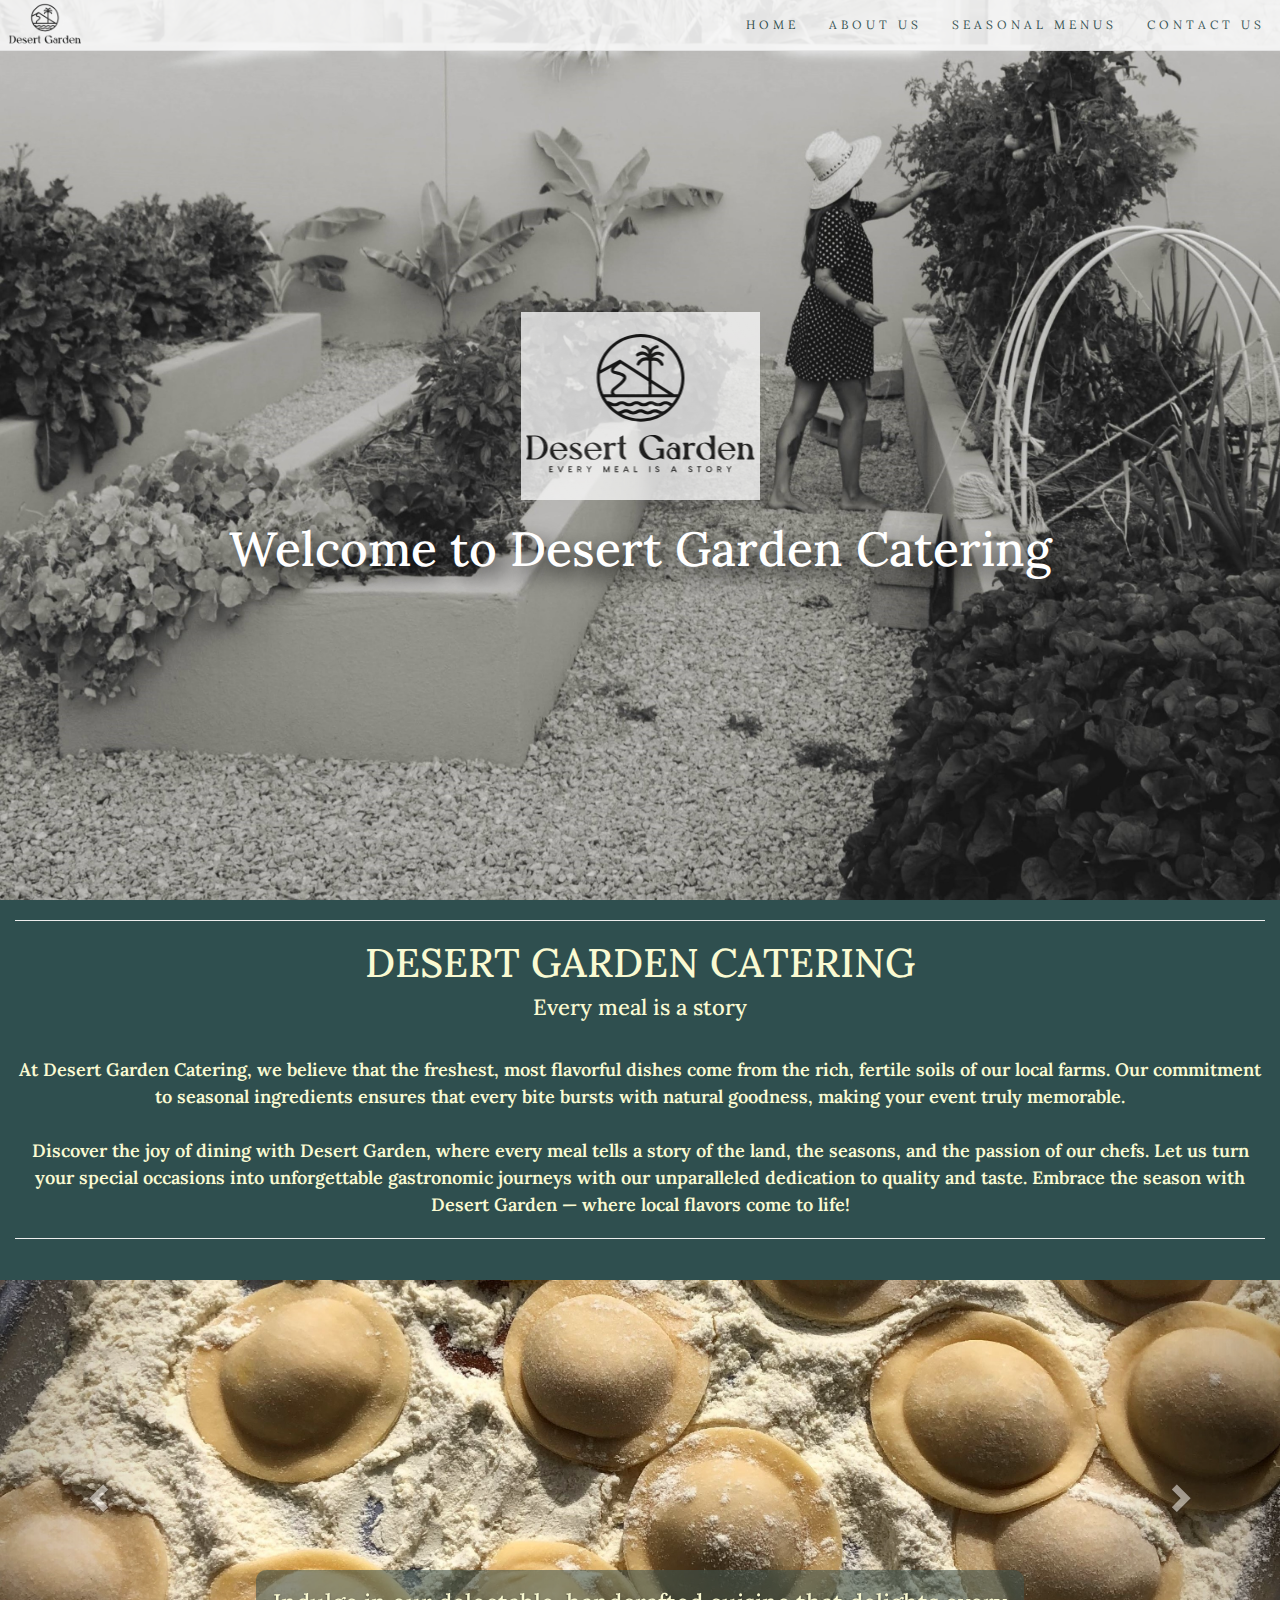
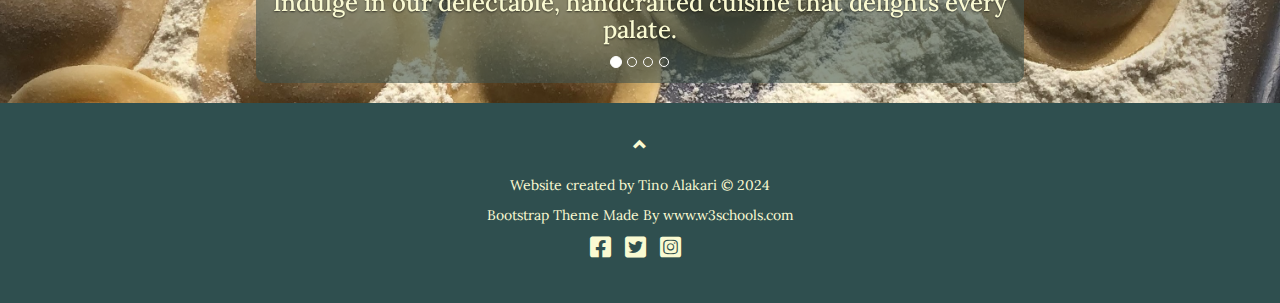
<file: DesertGarden/index.html>
<!DOCTYPE html>
<html lang="en">
<head>
    <meta charset="UTF-8">
    <meta name="viewport" content="width=device-width, initial-scale=1.0">
    <link rel="stylesheet" href="./style.css">
    <link rel="stylesheet" href="https://maxcdn.bootstrapcdn.com/bootstrap/3.4.1/css/bootstrap.min.css">
    <link rel="icon" href="./images/favicon.png" type="image/png">
    <link rel="stylesheet" href="https://cdnjs.cloudflare.com/ajax/libs/font-awesome/5.15.4/css/all.min.css">
    <script src="https://ajax.googleapis.com/ajax/libs/jquery/3.5.1/jquery.min.js"></script>
    <script src="https://maxcdn.bootstrapcdn.com/bootstrap/3.4.1/js/bootstrap.min.js"></script>
    <link rel="preconnect" href="https://fonts.googleapis.com">
    <link rel="preconnect" href="https://fonts.gstatic.com" crossorigin>
    <link href="https://fonts.googleapis.com/css2?family=Lora:ital,wght@0,400..700;1,400..700&display=swap" rel="stylesheet">
    <title>Home - Desert Garden</title>
</head>
<body>
    <nav class="navbar navbar-default navbar-fixed-top"> <!-- Navbar -->
        <div class="container-fluid">
            <div class="navbar-header">
                <button type="button" class="navbar-toggle" data-toggle="collapse" data-target="#myNavbar">
                    <span class="icon-bar"></span>
                    <span class="icon-bar"></span>
                    <span class="icon-bar"></span>
                </button>
                <a class="navbar-brand" href="./index.html"><img id="Logo-banner" src="./images/logo_navbar.png" alt="Desert Garden logo"></a>
            </div>
            <div class="collapse navbar-collapse" id="myNavbar">
                <ul class="nav navbar-nav navbar-right">
                    <li><a href="./index.html">HOME</a></li>
                    <li><a href="./aboutus.html">ABOUT US</a></li>
                    <li><a href="./menus.html">SEASONAL MENUS</a></li>
                    <li><a href="./contact.html">CONTACT US</a></li>
                </ul>
            </div>
        </div>
    </nav>

    <div class="container-fluid introduction text-center">
        <img src="./images/logo_banner.png" alt="Desert Garden logo">
        <h3>Welcome to Desert Garden Catering</h3>
    </div>
  
    <div class="container-fluid text-center intro-text"> <!-- Introduction -->
        <hr><h3>DESERT GARDEN CATERING<br></h3>
        <h4>Every meal is a story</h4>
        <p><br>
            At Desert Garden Catering, we believe that the freshest, most flavorful dishes come from the rich, fertile soils of our local farms.
            Our commitment to seasonal ingredients ensures that every bite bursts with natural goodness, making your event truly memorable. <br><br>
            Discover the joy of dining with Desert Garden, where every meal tells a story of the land, the seasons, and the passion of our chefs.
            Let us turn your special occasions into unforgettable gastronomic journeys with our unparalleled dedication to quality and taste.
            Embrace the season with Desert Garden — where local flavors come to life!
        </p><hr><br>
    </div>

    <div id="myCarousel" class="carousel slide" data-ride="carousel"> <!-- Image Carousel -->
        <!-- Indicators -->
         <ol class="carousel-indicators">
            <li data-target="#myCarousel" data-slide-to="0" class="active"></li>
            <li data-target="#myCarousel" data-slide-to="1"></li>
            <li data-target="#myCarousel" data-slide-to="2"></li>
            <li data-target="#myCarousel" data-slide-to="3"></li>
         </ol>

         <!-- Wrapper for slides -->
          <div class="carousel-inner" role="listbox">
            <div class="item active">
                <img src="./images/ravioli2.jpg" alt="Tray of ravioli">
                <div class="carousel-caption">
                    <h3>Indulge in our delectable, handcrafted cuisine that delights every palate.</h3>
                </div>
            </div>

            <div class="item">
                <img src="./images/foccaccia.jpg" alt="Focaccia">
                <div class="carousel-caption">
                    <h3>Experience the artistry of our freshly baked breads and pastries.</h3>
                </div>
            </div>

            <div class="item">
                <img src="./images/harvest.jpg" alt="Harvest from the garden">
                <div class="carousel-caption">
                    <h3>A vibrant array of farm-fresh vegetables and fruits artfully arranged to highlight the bounty of each season.</h3>
                </div>
            </div>
                

            <div class="item">
                <img src="./images/soup.jpg" alt="Soup and fresh bread">
                <div class="carousel-caption">
                    <h3>Warm your soul with our comforting, hearty dishes.</h3>
                </div>
            </div>
          </div>

          <!-- Left and right controls -->
           <a class="left carousel-control" href="#myCarousel" role="button" data-slide="prev">
                <span class="glyphicon glyphicon-chevron-left" aria-hidden="true"></span>
                <span class="sr-only">Previous</span>
           </a>
           <a class="right carousel-control" href="#myCarousel" role="button" data-slide="next">
            <span class="glyphicon glyphicon-chevron-right" aria-hidden="true"></span>
            <span class="sr-only">Next</span>
       </a>
    </div>

    <footer class="text-center"> <!-- Footer -->
        <a class="up-arrow" href="./index.html" data-toggle="tooltip" title="TO TOP">
            <span class="glyphicon glyphicon-chevron-up"></span>
        </a><br><br>
        <p>Website created by Tino Alakari &copy; 2024</p>
        <p>Bootstrap Theme Made By <a href="https://www.w3schools.com" data-toggle="tooltip" title="Visit w3schools">www.w3schools.com</a></p>
        <p>
            <a href="https://www.facebook.com" target="_blank"><i class="fab fa-facebook-square"></i></a>
            <a href="https://www.twitter.com" target="_blank"><i class="fab fa-twitter-square"></i></a>
            <a href="https://www.instagram.com" target="_blank"><i class="fab fa-instagram-square"></i></a>
        </p>
    </footer>
    
    <button id="scrollToTopBtn" title="Go to top">Top</button>
    
    <script src="scrollToTop.js"></script>
</body>
</html>
</file>
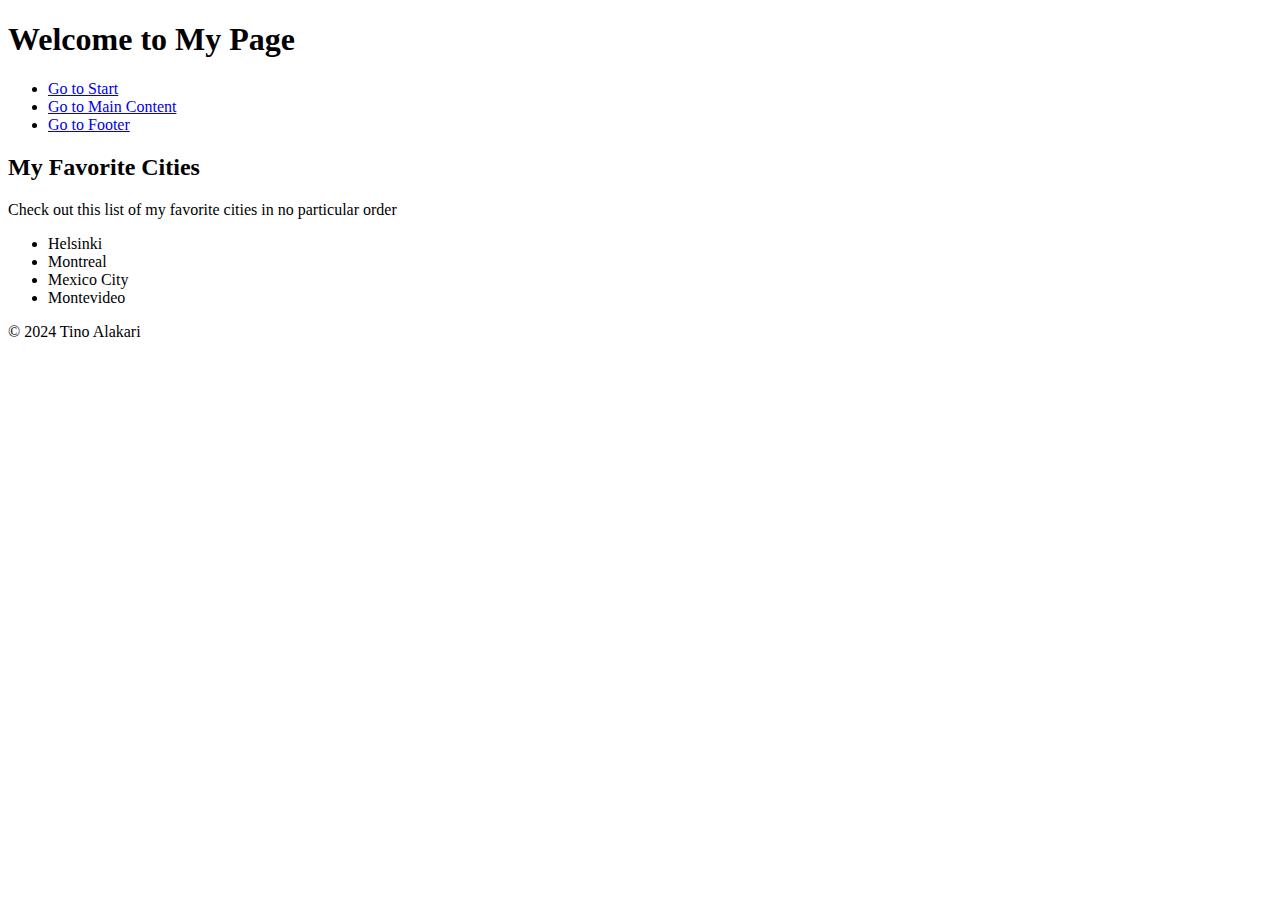
<file: HTML_Basics_Assignment/index.html>
<!DOCTYPE html>
<html lang="en">
<head>
    <meta charset="UTF-8">
    <meta name="viewport" content="width=device-width, initial-scale=1.0">
    <title>My Favorite Cities</title>
</head>
<body>
    <header>
        <h1 id="start">Welcome to My Page</h1>
    </header>

    <nav>
        <ul>
            <li><a href="#start">Go to Start</a></li>
            <li><a href="#main-content">Go to Main Content</a></li>
            <li><a href="#footer">Go to Footer</a></li>
        </ul>
    </nav>

    <main id="main-content">
        <h2>My Favorite Cities</h2>
        <p>Check out this list of my favorite cities in no particular order</p>

        <ul>
            <li>Helsinki</li>
            <li>Montreal</li>
            <li>Mexico City</li>
            <li>Montevideo</li>
        </ul>
    </main>

    <footer id="footer">
        <p>&copy; 2024 Tino Alakari</p>
    </footer>
</body>
</html>
</file>
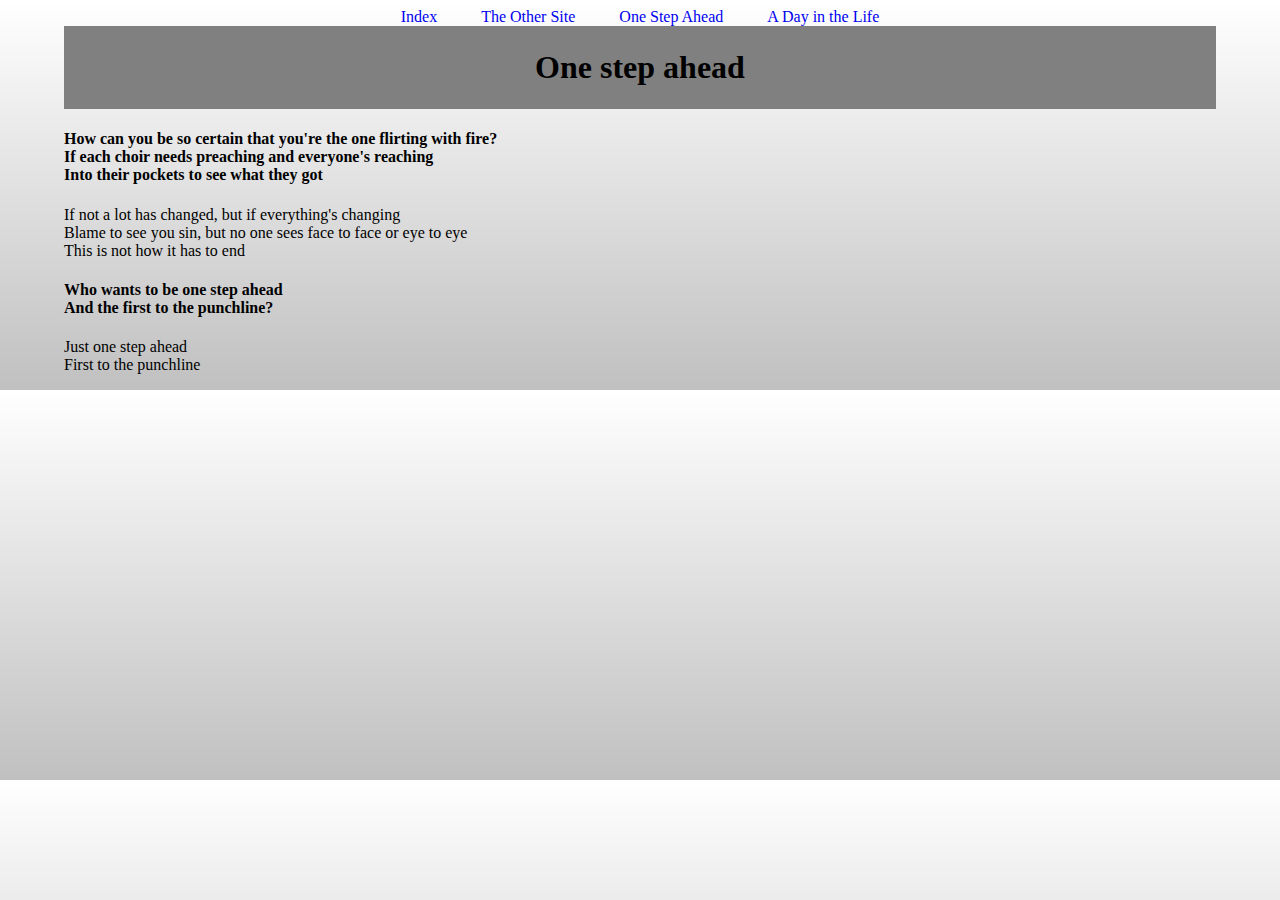
<file: CSS_Basics_Assignment/onestepahead.html>
<!DOCTYPE html>
<html lang="en">
<head>
    <link href="./style.css" rel="stylesheet" type="text/css" >
    <meta charset="UTF-8">
    <meta name="viewport" content="width=device-width, initial-scale=1.0">
    <title>One step ahead</title>
</head>
<body>
    <nav id="main-navbar">
        <li><a href="index.html">Index</a></li>
        <li><a href="theothersite.html">The Other Site</a></li>
        <li><a href="onestepahead.html">One Step Ahead</a></li>
        <li><a href="third.html">A Day in the Life</a></li>
    </nav>
    <div id="header">
        <h1>One step ahead</h1>
    </div>
    
    <div id="section">
        <h4>How can you be so certain that you're the one flirting with fire?<br>If each choir needs preaching and everyone's reaching <br> Into their pockets to see what they got</h4>
        <p>If not a lot has changed, but if everything's changing<br>Blame to see you sin, but no one sees face to face or eye to eye<br>This is not how it has to end</p>
    </div>
    <div id="aside">
        <h4>Who wants to be one step ahead<br>And the first to the punchline?</h4>
        <p>Just one step ahead<br>First to the punchline</p>
    </div>
</body>
</html>
</file>
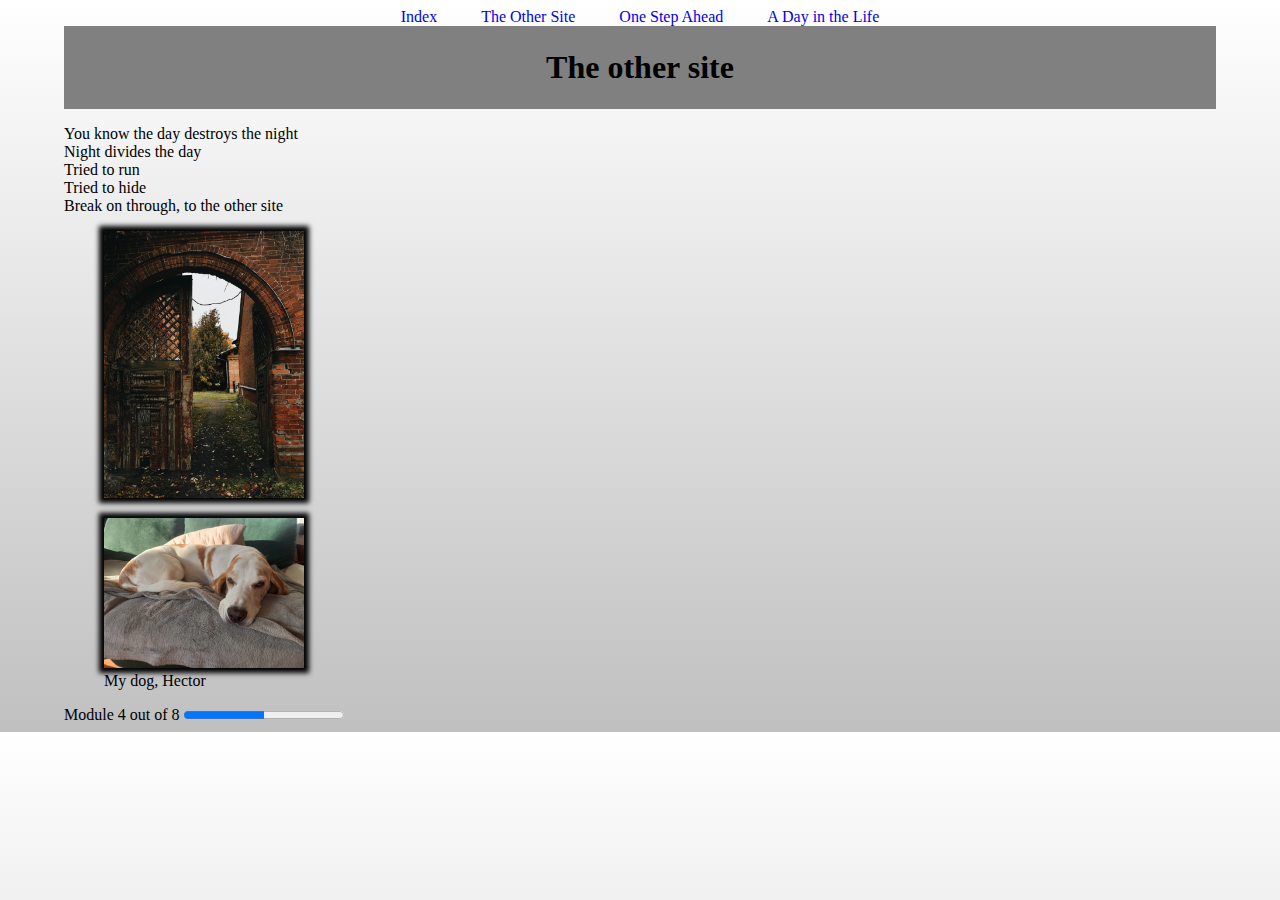
<file: CSS_Basics_Assignment/theothersite.html>
<!DOCTYPE html>
<html lang="en">
<head>
    <link rel="stylesheet" type="text/css" href="./style.css">
    <meta charset="UTF-8">
    <meta name="viewport" content="width=device-width, initial-scale=1.0">
    <title>To the Other Site</title>
</head>
<body>
    <nav id="main-navbar">
        <li><a href="index.html">Index</a></li>
        <li><a href="theothersite.html">The Other Site</a></li>
        <li><a href="onestepahead.html">One Step Ahead</a></li>
        <li><a href="third.html">A Day in the Life</a></li>
    </nav>
    </nav>
    <h1>The other site</h1>
    <p>You know the day destroys the night<br>Night divides the day<br>Tried to run<br>Tried to hide<br>Break on through, to the other site</p>
    <img id="gate" src="media/images/gate.jpg" alt="Picture of a gate to the other site">
    <figure>
        <img src="media/images/hector.jpg" alt="Picture of Hector">
        <figcaption>My dog, Hector</figcaption>
    </figure>
    <label for="module-progress">Module 4 out of 8</label>
    <progress id="module-progress" value="4" max="8"> 50% </progress>
</body>
</html>
</file>
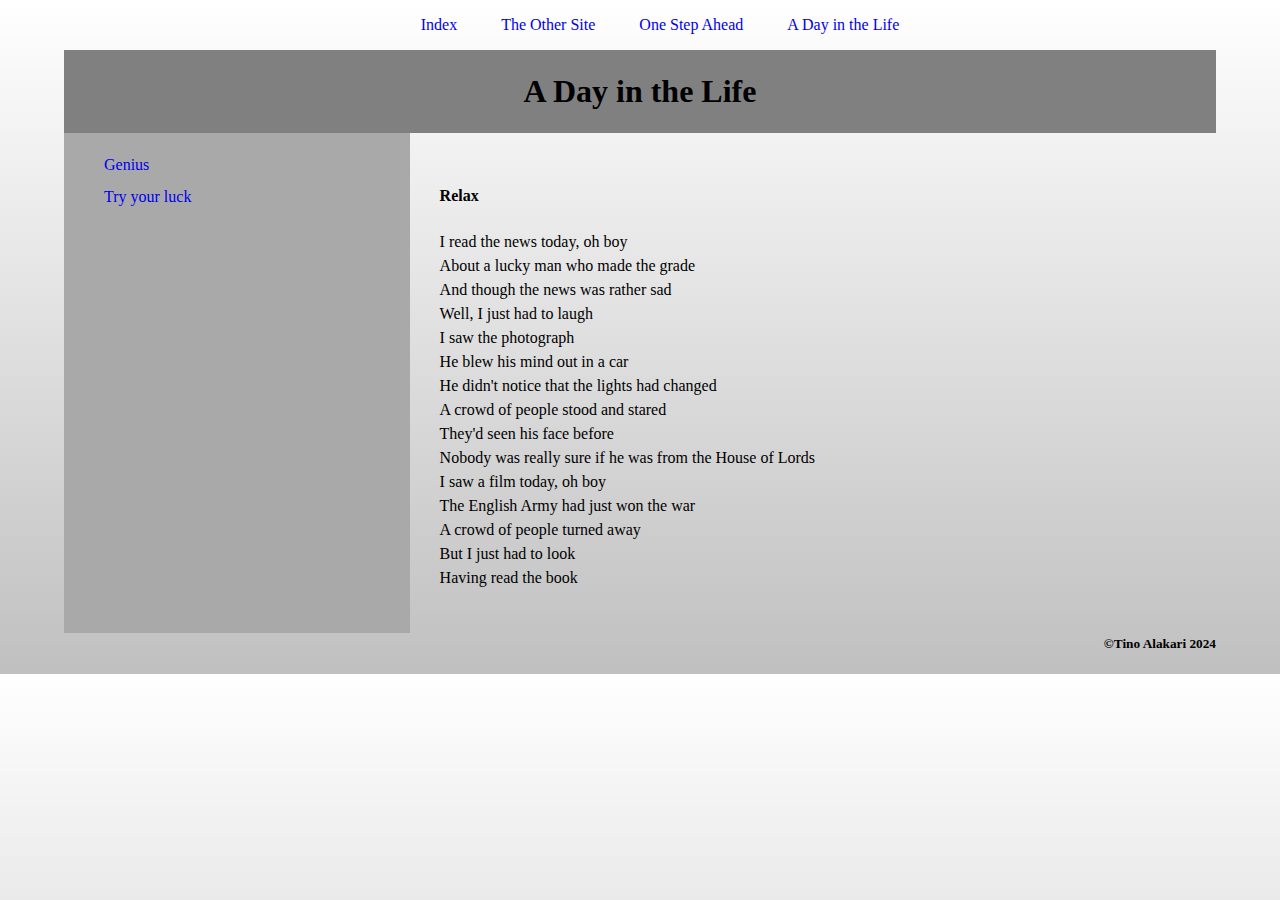
<file: CSS_Basics_Assignment/third.html>
<!DOCTYPE html>
<html lang="en">
<head>
    <link rel="stylesheet" type="text/css" href="./style.css">
    <meta charset="UTF-8">
    <meta name="viewport" content="width=device-width, initial-scale=1.0">
    <title>CSS Basics Assignment</title>
</head>
<body>
    <nav id="main-navbar">
        <ul>
            <li><a href="index.html">Index</a></li>
            <li><a href="theothersite.html">The Other Site</a></li>
            <li><a href="onestepahead.html">One Step Ahead</a></li>
            <li><a href="third.html">A Day in the Life</a></li>
        </ul>
    </nav>

    <header>
        <h1>A Day in the Life</h1>
    </header>

    <nav id="vertical-navbar">
        <ul>
            <li><a href="https://genius.com/The-beatles-a-day-in-the-life-lyrics" target="_blank">Genius</a></li>
            <li><a href="https://theuselessweb.com/" target="_blank">Try your luck</a></li>
        </ul>
    </nav>
    
    <section id="main">
        <h4>Relax</h4>
        <p>I read the news today, oh boy<br>
            About a lucky man who made the grade<br>
            And though the news was rather sad<br>
            Well, I just had to laugh<br>
            I saw the photograph<br>
            He blew his mind out in a car<br>
            He didn't notice that the lights had changed<br>
            A crowd of people stood and stared<br>
            They'd seen his face before<br>
            Nobody was really sure if he was from the House of Lords<br>
            I saw a film today, oh boy<br>
            The English Army had just won the war<br>
            A crowd of people turned away<br>
            But I just had to look<br>
            Having read the book
        </p>
    </section>

    <footer>
        <h5>&copy;Tino Alakari 2024</h5>
    </footer>

</body>
</html>
</file>
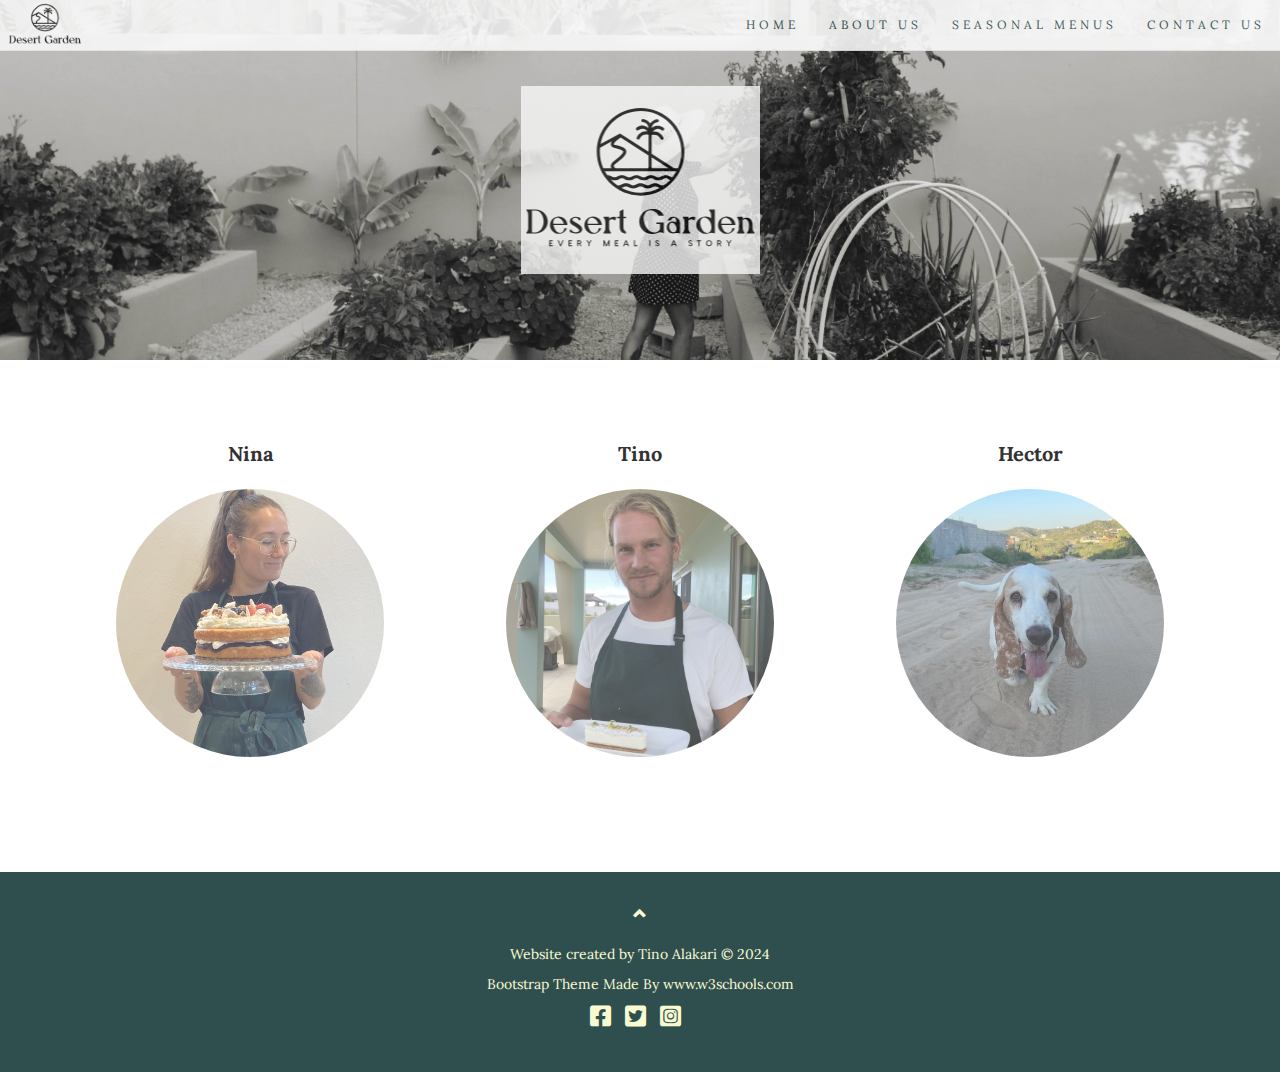
<file: DesertGarden/aboutus.html>
<!DOCTYPE html>
<html lang="en">
<head>
    <meta charset="UTF-8">
    <meta name="viewport" content="width=device-width, initial-scale=1.0">
    <link rel="stylesheet" href="./style.css">
    <link rel="stylesheet" href="https://maxcdn.bootstrapcdn.com/bootstrap/3.4.1/css/bootstrap.min.css">
    <link rel="icon" href="./images/favicon.png" type="image/png">
    <link rel="stylesheet" href="https://cdnjs.cloudflare.com/ajax/libs/font-awesome/5.15.4/css/all.min.css">
    <script src="https://ajax.googleapis.com/ajax/libs/jquery/3.5.1/jquery.min.js"></script>
    <script src="https://maxcdn.bootstrapcdn.com/bootstrap/3.4.1/js/bootstrap.min.js"></script>
    <link rel="preconnect" href="https://fonts.googleapis.com">
    <link rel="preconnect" href="https://fonts.gstatic.com" crossorigin>
    <link href="https://fonts.googleapis.com/css2?family=Lora:ital,wght@0,400..700;1,400..700&display=swap" rel="stylesheet">
    <title>About Our Team - Desert Garden</title>
</head>
<body>
    <nav class="navbar navbar-default navbar-fixed-top"> <!-- Navbar -->
        <div class="container-fluid">
            <div class="navbar-header">
                <button type="button" class="navbar-toggle" data-toggle="collapse" data-target="#myNavbar">
                    <span class="icon-bar"></span>
                    <span class="icon-bar"></span>
                    <span class="icon-bar"></span>
                </button>
                <a class="navbar-brand" href="./index.html"><img id="Logo-banner" src="./images/logo_navbar.png" alt="Desert Garden logo"></a>
            </div>
            <div class="collapse navbar-collapse" id="myNavbar">
                <ul class="nav navbar-nav navbar-right">
                    <li><a href="./index.html">HOME</a></li>
                    <li><a href="./aboutus.html">ABOUT US</a></li>
                    <li><a href="./menus.html">SEASONAL MENUS</a></li>
                    <li><a href="./contact.html">CONTACT US</a></li>
                </ul>
            </div>
        </div>
    </nav>

    <div class="container-fluid intro text-center">
        <img src="./images/logo_banner.png" alt="Desert Garden logo">
    </div>

    <div class="container text-center">
        <div class="row aboutus">
            <div class="col-sm-4">
                <p><strong>Nina</strong></p>
                <a href="#demo" data-toggle="collapse">
                    <img src="./images/nina_cake.jpg" class="img-circle staff" alt="Nina, Head Chef">
                </a>
                <div id="demo" class="collapse">
                    <p>CEO / Chef de Cuisine</p>
                    <p>Favorite food: Pasta!</p>
                    <p>Founder and creative genius</p>
                </div>
            </div>
            <div class="col-sm-4">
                <p><strong>Tino</strong></p>
                <a href="#demo2" data-toggle="collapse">
                    <img src="./images/tino_model.jpg" class="img-circle staff" alt="Tino, Sous Chef">
                </a>
                <div id="demo2" class="collapse">
                    <p>Sous Chef / Patissier</p>
                    <p>Favorite food: Poutine</p>
                    <p>Baker and soul surfer</p>
                </div>
            </div>
            <div class="col-sm-4">
                <p><strong>Hector</strong></p>
                <a href="#demo3" data-toggle="collapse">
                    <img src="./images/hector_smile.jpg" class="img-circle staff" alt="Hector, Quality Control">
                </a>
                <div id="demo3" class="collapse">
                    <p>Vacuum Cleaner / Quality Control</p>
                    <p>Favorite food: Grilled Cheese</p>
                    <p>Gets in the way and cleans up the crumbs</p>
                </div>
            </div>
        </div>
    </div>
    
    <footer class="text-center"> <!-- Footer -->
        <a class="up-arrow" href="./aboutus.html" data-toggle="tooltip" title="TO TOP">
            <span class="glyphicon glyphicon-chevron-up"></span>
        </a><br><br>
        <p>Website created by Tino Alakari &copy; 2024</p>
        <p>Bootstrap Theme Made By <a href="https://www.w3schools.com" data-toggle="tooltip" title="Visit w3schools">www.w3schools.com</a></p>
        <p>
            <a href="https://www.facebook.com" target="_blank"><i class="fab fa-facebook-square"></i></a>
            <a href="https://www.twitter.com" target="_blank"><i class="fab fa-twitter-square"></i></a>
            <a href="https://www.instagram.com" target="_blank"><i class="fab fa-instagram-square"></i></a>
        </p>
    </footer>

    <button id="scrollToTopBtn" title="Go to top">Top</button>
    
    <script src="scrollToTop.js"></script>

</body>
</html>
</file>
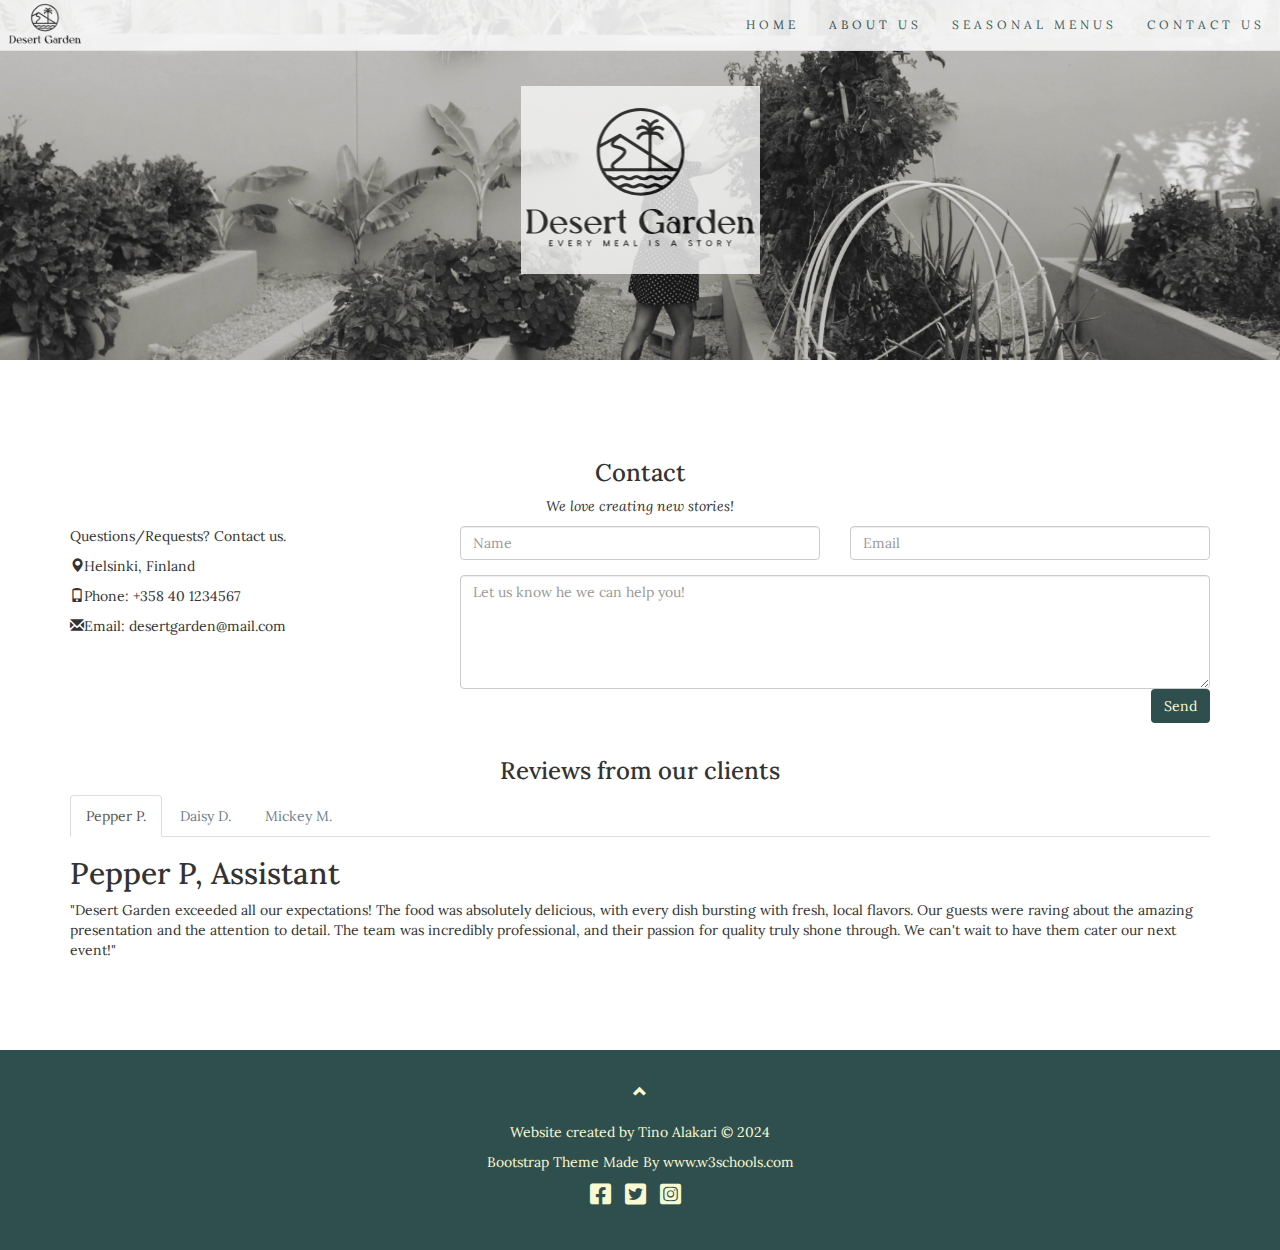
<file: DesertGarden/contact.html>
<!DOCTYPE html>
<html lang="en">
<head>
    <meta charset="UTF-8">
    <meta name="viewport" content="width=device-width, initial-scale=1.0">
    <link rel="stylesheet" href="./style.css">
    <link rel="stylesheet" href="https://maxcdn.bootstrapcdn.com/bootstrap/3.4.1/css/bootstrap.min.css">
    <link rel="icon" href="./images/favicon.png" type="image/png">
    <link rel="stylesheet" href="https://cdnjs.cloudflare.com/ajax/libs/font-awesome/5.15.4/css/all.min.css">
    <script src="https://ajax.googleapis.com/ajax/libs/jquery/3.5.1/jquery.min.js"></script>
    <script src="https://maxcdn.bootstrapcdn.com/bootstrap/3.4.1/js/bootstrap.min.js"></script>
    <link rel="preconnect" href="https://fonts.googleapis.com">
    <link rel="preconnect" href="https://fonts.gstatic.com" crossorigin>
    <link href="https://fonts.googleapis.com/css2?family=Lora:ital,wght@0,400..700;1,400..700&display=swap" rel="stylesheet">
    <title>Contact Us! - Desert Garden</title>
</head>
<body>
    <nav class="navbar navbar-default navbar-fixed-top"> <!-- Navbar -->
        <div class="container-fluid">
            <div class="navbar-header">
                <button type="button" class="navbar-toggle" data-toggle="collapse" data-target="#myNavbar">
                    <span class="icon-bar"></span>
                    <span class="icon-bar"></span>
                    <span class="icon-bar"></span>
                </button>
                <a class="navbar-brand" href="./index.html"><img id="Logo-banner" src="./images/logo_navbar.png" alt="Desert Garden logo"></a>
            </div>
            <div class="collapse navbar-collapse" id="myNavbar">
                <ul class="nav navbar-nav navbar-right">
                    <li><a href="./index.html">HOME</a></li>
                    <li><a href="./aboutus.html">ABOUT US</a></li>
                    <li><a href="./menus.html">SEASONAL MENUS</a></li>
                    <li><a href="./contact.html">CONTACT US</a></li>
                </ul>
            </div>
        </div>
    </nav>

    <div class="container-fluid intro text-center">
        <img src="./images/logo_banner.png" alt="Desert Garden logo">
    </div>

    <div class="container"> <!-- Contact Form -->
        <h3 class="text-center">Contact</h3>
        <p class="text-center"><em>We love creating new stories!</em></p>
        <div class="row test">
            <div class="col-md-4">
                <p>Questions/Requests? Contact us.</p>
                <p><span class="glyphicon glyphicon-map-marker"></span>Helsinki, Finland</p>
                <p><span class="glyphicon glyphicon-phone"></span>Phone: +358 40 1234567</p>
                <p><span class="glyphicon glyphicon-envelope"></span>Email: desertgarden@mail.com</p>
            </div>
            <div class="col-md-8">
                <form id="contactForm" novalidate>
                <div class="row">
                    <div class="col-sm-6 form-group">
                        <input class="form-control" id="name" name="name" placeholder="Name" type="text" required>
                    </div>
                    <div class="col-sm-6 form group">
                        <input class="form-control" id="email" name="email" placeholder="Email" type="email" required>
                    </div>
                </div>
                <textarea class="form-control" id="comments" name="comments" placeholder="Let us know he we can help you!" rows="5"></textarea>
                <div class="row">
                    <div class="col-md-12 form-group">
                        <button class="btn pull-right" type="submit">Send</button>
                    </div>
                </div>
                </form>
            </div>
        </div>
        <h3 class="text-center">Reviews from our clients</h3>
        <ul class="nav nav-tabs">
            <li class="active"><a data-toggle="tab" href="#home">Pepper P.</a></li>
            <li><a data-toggle="tab" href="#review1">Daisy D.</a></li>
            <li><a data-toggle="tab" href="#review2">Mickey M.</a></li>
        </ul>
        <div class="tab-content">
            <div id="home" class="tab-pane fade in active">
                <h2>Pepper P, Assistant</h2>
                <p>"Desert Garden exceeded all our expectations! The food was absolutely delicious, with every dish bursting with fresh, local flavors. Our guests were raving about the amazing presentation and the attention to detail. The team was incredibly professional, and their passion for quality truly shone through. We can't wait to have them cater our next event!"</p>
            </div>
            <div id="review1" class="tab-pane fade">
                <h2>Daisy D, Actress</h2>
                <p>"We chose Desert Garden for our wedding, and it was the best decision we made. The menu they crafted was perfectly tailored to our tastes and the season, and the execution was flawless. Our guests were blown away by the delicious food and the beautiful setup. The staff went above and beyond to ensure everything was perfect. Highly recommend!"</p>
            </div>
            <div id="review2" class="tab-pane fade">
                <h2>Mickey M, CEO</h2>
                <p>"Desert Garden's catering service made our corporate event a huge success. The dishes were not only exquisite in flavor but also showcased the best of local produce. The team was a pleasure to work with, accommodating all our requests with ease. Our clients and employees were thoroughly impressed, and we received countless compliments on the food. Desert Garden is a true gem in the catering world!"</p>
            </div>
        </div>
    </div>

    <footer class="text-center"> <!-- Footer -->
        <a class="up-arrow" href="./contact.html" data-toggle="tooltip" title="TO TOP">
            <span class="glyphicon glyphicon-chevron-up"></span>
        </a><br><br>
        <p>Website created by Tino Alakari &copy; 2024</p>
        <p>Bootstrap Theme Made By <a href="https://www.w3schools.com" data-toggle="tooltip" title="Visit w3schools">www.w3schools.com</a></p>
        <p>
            <a href="https://www.facebook.com" target="_blank"><i class="fab fa-facebook-square"></i></a>
            <a href="https://www.twitter.com" target="_blank"><i class="fab fa-twitter-square"></i></a>
            <a href="https://www.instagram.com" target="_blank"><i class="fab fa-instagram-square"></i></a>
        </p>
    </footer>

    <button id="scrollToTopBtn" title="Go to top">Top</button>
    
    <script src="scrollToTop.js"></script>

    <script src="formValidation.js"></script>
</body>
</html>
</file>
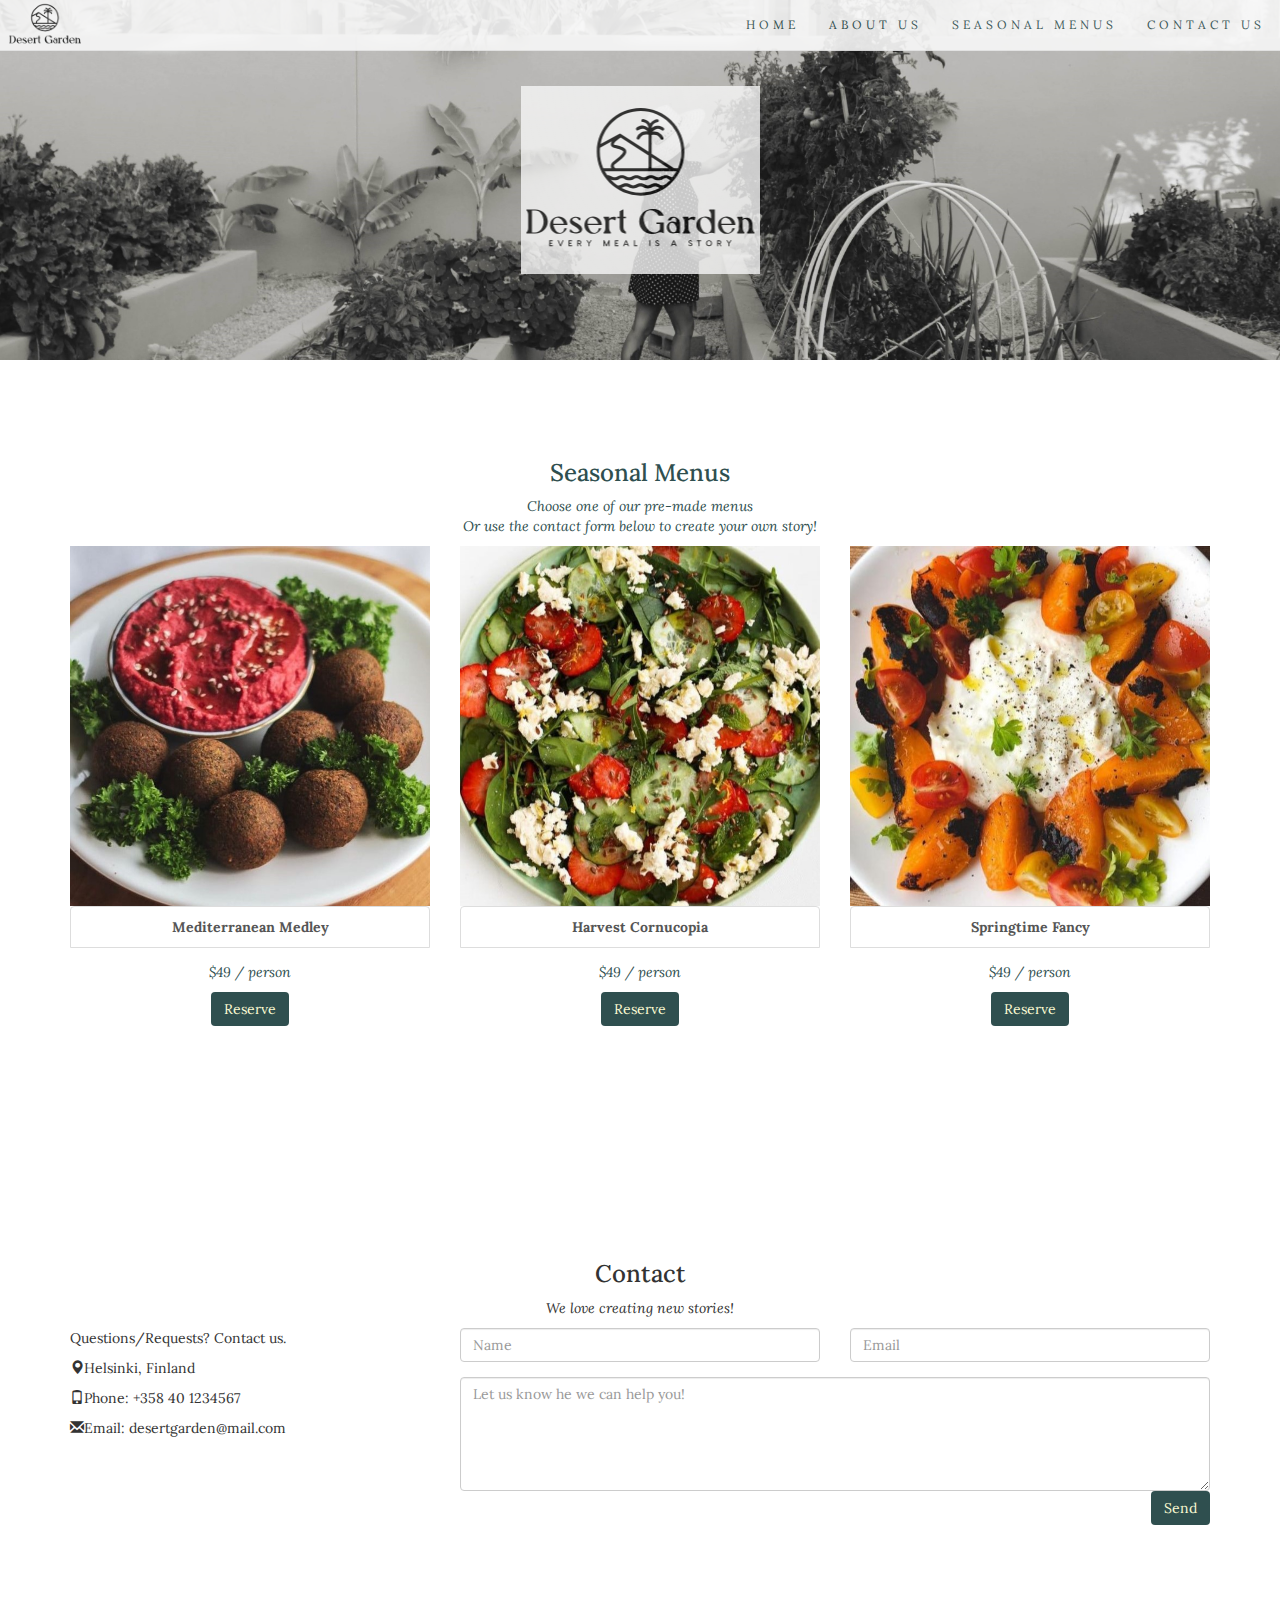
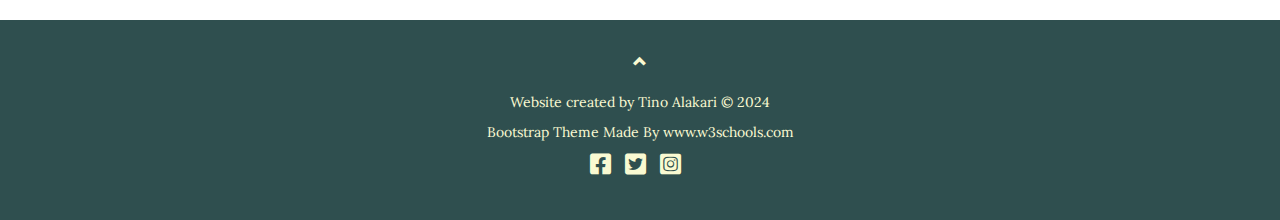
<file: DesertGarden/menus.html>
<!DOCTYPE html>
<html lang="en">
<head>
    <meta charset="UTF-8">
    <meta name="viewport" content="width=device-width, initial-scale=1.0">
    <link rel="stylesheet" href="./style.css">
    <link rel="stylesheet" href="https://maxcdn.bootstrapcdn.com/bootstrap/3.4.1/css/bootstrap.min.css">
    <link rel="icon" href="./images/favicon.png" type="image/png">
    <link rel="stylesheet" href="https://cdnjs.cloudflare.com/ajax/libs/font-awesome/5.15.4/css/all.min.css">
    <script src="https://ajax.googleapis.com/ajax/libs/jquery/3.5.1/jquery.min.js"></script>
    <script src="https://maxcdn.bootstrapcdn.com/bootstrap/3.4.1/js/bootstrap.min.js"></script>
    <link rel="preconnect" href="https://fonts.googleapis.com">
    <link rel="preconnect" href="https://fonts.gstatic.com" crossorigin>
    <link href="https://fonts.googleapis.com/css2?family=Lora:ital,wght@0,400..700;1,400..700&display=swap" rel="stylesheet">
    <title>Seasonal Menus - Desert Garden</title>
</head>
<body>
    <nav class="navbar navbar-default navbar-fixed-top"> <!-- Navbar -->
        <div class="container-fluid">
            <div class="navbar-header">
                <button type="button" class="navbar-toggle" data-toggle="collapse" data-target="#myNavbar">
                    <span class="icon-bar"></span>
                    <span class="icon-bar"></span>
                    <span class="icon-bar"></span>
                </button>
                <a class="navbar-brand" href="./index.html"><img id="Logo-banner" src="./images/logo_navbar.png" alt="Desert Garden logo"></a>
            </div>
            <div class="collapse navbar-collapse" id="myNavbar">
                <ul class="nav navbar-nav navbar-right">
                    <li><a href="./index.html">HOME</a></li>
                    <li><a href="./aboutus.html">ABOUT US</a></li>
                    <li><a href="./menus.html">SEASONAL MENUS</a></li>
                    <li><a href="./contact.html">CONTACT US</a></li>
                </ul>
            </div>
        </div>
    </nav>

    <div class="container-fluid intro text-center">
        <img src="./images/logo_banner.png" alt="Desert Garden logo">
    </div>
    <div class="bg-1"> <!-- Menus -->
        <div class="container">
            <h3 class="text-center">Seasonal Menus</h3>
            <p class="text-center">Choose one of our pre-made menus<br>
                Or use the contact form below to create your own story!</p>
            <div class="row text-center"> <!-- Booking -->
                <div class="col-sm-4">
                    <div class="thumbnail">
                        <img src="./images/falafel.jpg" alt="Plate of Falafel and Hummus">
                        <div class="list-group text-center">    
                            <a href="#menu" class="list-group-item" data-toggle="collapse"><strong>Mediterranean Medley</strong></a>
                            <div id="menu" class="collapse">
                                <p>Beetroot Hummus</p>
                                <p>Baba Ganoush</p>
                                <p>Falafel & Tzatziki</p>
                                <p>Roasted Potatoes</p>
                            </div>
                            <p>$49 / person</p>
                            <button class="btn" data-toggle="modal" data-target="#myModal">Reserve</button>
                        </div>
                    </div>
                </div>
                <div class="col-sm-4">
                    <div class="thumbnail">
                        <img src="./images/salad.jpg" alt="Green Goddess Salad">
                        <div class="list-group text-center">
                            <a href="#menu1" class="list-group-item" data-toggle="collapse"><strong>Harvest Cornucopia</strong></a>
                            <div id="menu1" class="collapse">
                                <p>Roasted Cauliflower & Brown Butter Hollandaise</p>
                                <p>Tomato Tartar</p>
                                <p>Green Goddess Salad</p>
                                <p>Charcuterie</p>
                            </div>
                            <p>$49 / person</p>
                            <button class="btn" data-toggle="modal" data-target="#myModal">Reserve</button>
                        </div>
                    </div>
                </div>
                <div class="col-sm-4">
                    <div class="thumbnail">
                        <img src="./images/burrata.jpg" alt="Burrata & Peaches">
                        <div class="list-group text-center">
                            <a href="#menu2" class="list-group-item" data-toggle="collapse"><strong>Springtime Fancy</strong></a>
                            <div id="menu2" class="collapse">
                                <p>Seabass Crudo</p>
                                <p>Coconut Shrimp</p>
                                <p>Grilled Zesty Asparagus</p>
                                <p>Burrata, Peaches & Cherry Tomatoes</p>
                            </div>
                            <p>$49 / person</p>
                            <button class="btn" data-toggle="modal" data-target="#myModal">Reserve</button>
                        </div>
                    </div>
                </div>
            </div>
            <div class="modal fade" id="myModal" role="dialog"> <!-- Modal-->
                <div class="modal-dialog">
                    <div class="modal-content"> <!-- Modal Content-->
                        <div class="modal-header">
                            <button type="button" class="close" data-dismiss="modal">&times;</button>
                            <h4><span class="glyphicon glyphicon-lock"></span>Book Event</h4>
                        </div>
                        <div class="modal-body">
                            <form>
                                <div class="form-group">
                                    <label for="psw"><span class="glyphicon glyphicon-glass"></span>Reservation, $49 per person</label>
                                    <input type="number" class="form-control" id="psw" placeholder="Amount of guests?">
                                </div>
                                <div class="form-group">
                                    <label for="username"><span class="glyphicon glyphicon-envelope"></span>Contact E-mail</label>
                                    <input type="email" class="form-control" id="username" placeholder="example@email.com" required>
                                </div>
                                <button type="submit" class="btn btn-block">Reserve
                                    <span class="glyphicon glyphicon-ok"></span>
                                </button>
                            </form>
                        </div>
                        <div class="modal-footer">
                            <button type="submit" class="btn btn-danger btn-default pull-left" data-dismiss="modal">
                                <span class="glyphicon glyphicon-remove"></span>Cancel
                            </button>
                            <p>Need <a href="#contact-form">Help?</a></p>
                        </div>
                    </div>
                </div>
            </div>
        </div>
    </div>

    <div class="container" id="contact-form"> <!-- Contact Form -->
        <h3 class="text-center">Contact</h3>
        <p class="text-center"><em>We love creating new stories!</em></p>
        <div class="row test">
            <div class="col-md-4">
                <p>Questions/Requests? Contact us.</p>
                <p><span class="glyphicon glyphicon-map-marker"></span>Helsinki, Finland</p>
                <p><span class="glyphicon glyphicon-phone"></span>Phone: +358 40 1234567</p>
                <p><span class="glyphicon glyphicon-envelope"></span>Email: desertgarden@mail.com</p>
            </div>
            <div class="col-md-8">
                <form id="contactForm" novalidate>
                <div class="row">
                    <div class="col-sm-6 form-group">
                        <input class="form-control" id="name" name="name" placeholder="Name" type="text" required>
                    </div>
                    <div class="col-sm-6 form group">
                        <input class="form-control" id="email" name="email" placeholder="Email" type="email" required>
                    </div>
                </div>
                <textarea class="form-control" id="comments" name="comments" placeholder="Let us know he we can help you!" rows="5"></textarea>
                <div class="row">
                    <div class="col-md-12 form-group">
                        <button class="btn pull-right" type="submit">Send</button>
                    </div>
                </div>
                </form>
            </div>
        </div>
    </div>

    <footer class="text-center"> <!-- Footer -->
        <a class="up-arrow" href="./menus.html" data-toggle="tooltip" title="TO TOP">
            <span class="glyphicon glyphicon-chevron-up"></span>
        </a><br><br>
        <p>Website created by Tino Alakari &copy; 2024</p>
        <p>Bootstrap Theme Made By <a href="https://www.w3schools.com" data-toggle="tooltip" title="Visit w3schools">www.w3schools.com</a></p>
        <p>
            <a href="https://www.facebook.com" target="_blank"><i class="fab fa-facebook-square"></i></a>
            <a href="https://www.twitter.com" target="_blank"><i class="fab fa-twitter-square"></i></a>
            <a href="https://www.instagram.com" target="_blank"><i class="fab fa-instagram-square"></i></a>
        </p>
    </footer>

    <button id="scrollToTopBtn" title="Go to top">Top</button>
    
    <script src="scrollToTop.js"></script>

    <script src="formValidation.js"></script>
</body>
</html>
</file>
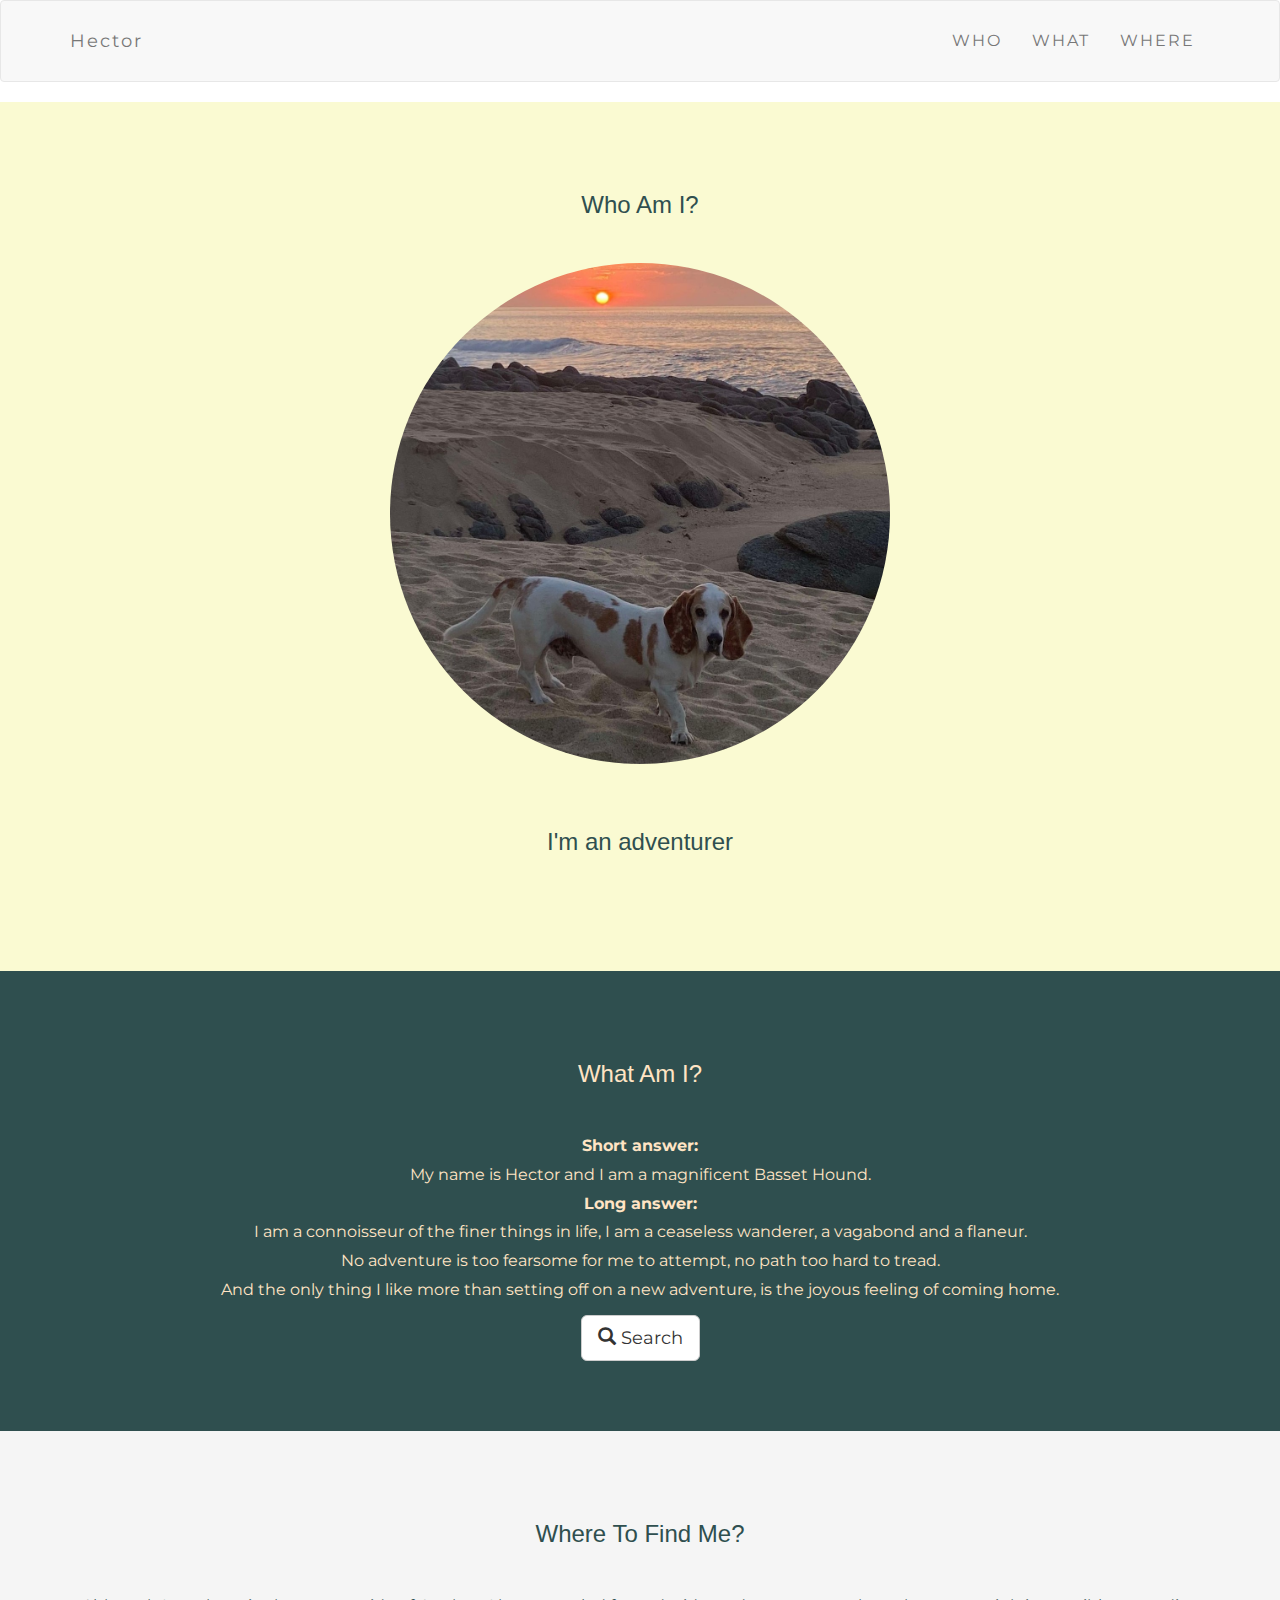
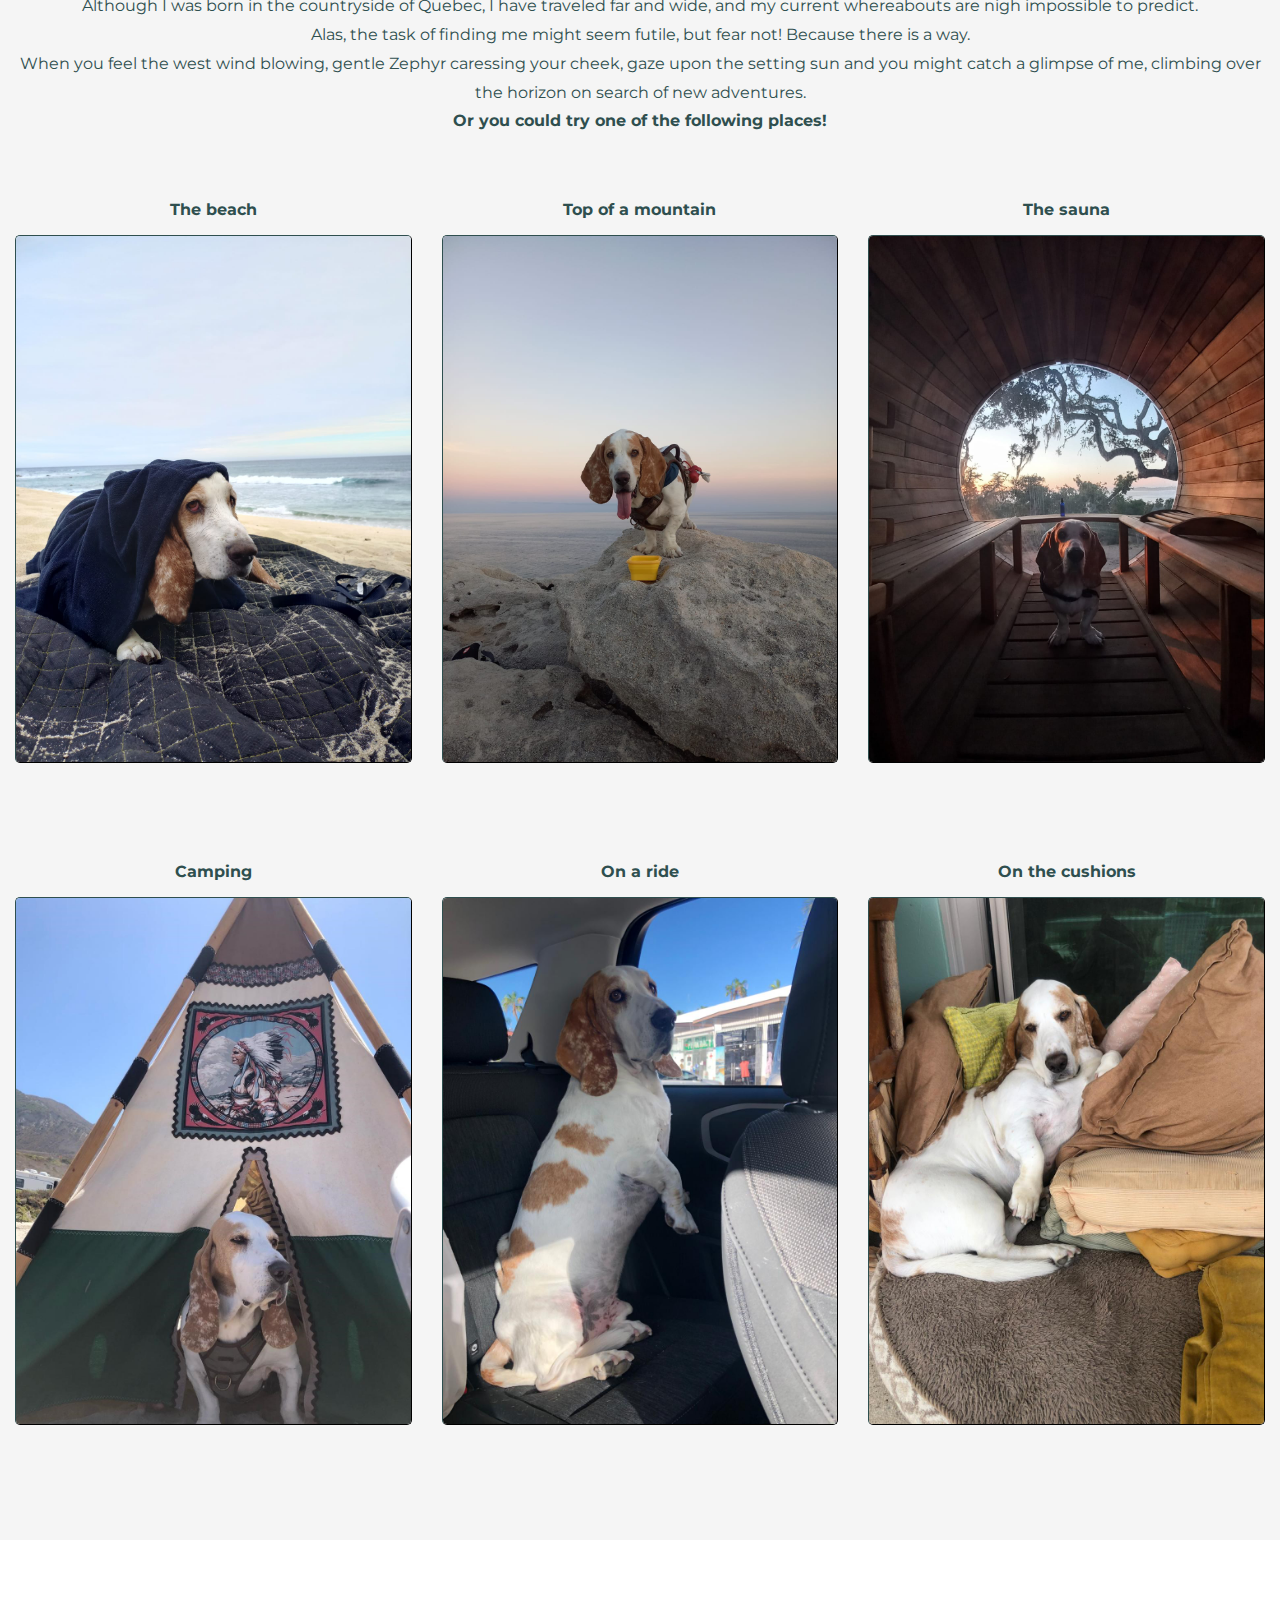
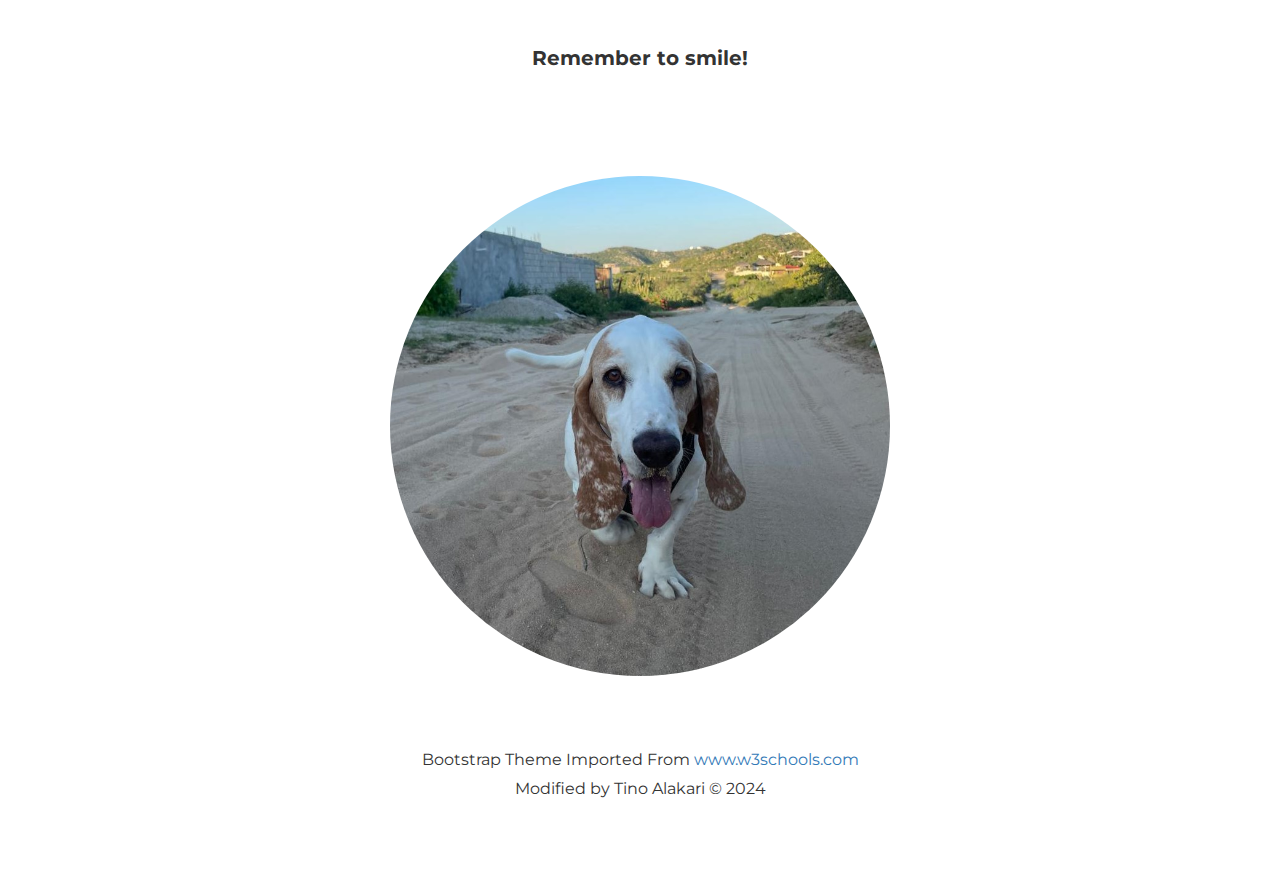
<file: Module_7_Bootstrap/module7.html>
<!DOCTYPE html>
<html lang="en">
<head>
    <title>Simply me, Hector</title>
    <meta charset="utf-8">
    <meta name="viewport" content="width=device-width, initial-scale=1">
    <link rel="stylesheet" href="./style.css">
    <link rel="stylesheet" href="https://maxcdn.bootstrapcdn.com/bootstrap/3.4.1/css/bootstrap.min.css">
    <link rel="stylesheet" href="https://fonts.googleapis.com/css?family=Montserrat">
    <script src="https://ajax.googleapis.com/ajax/libs/jquery/3.5.1/jquery.min.js"></script>
    <script src="https://maxcdn.bootstrapcdn.com/bootstrap/3.4.1/js/bootstrap.min.js"></script>
</head>
<body>

<nav class="navbar navbar-default">
    <div class="container">
        <div class="navbar-header">
            <button type="button" class="navbar-toggle" data-toggle="collapse" data-target="#myNavbar">
                <span class="icon-bar"></span>
                <span class="icon-bar"></span>
                <span class="icon-bar"></span>
            </button>
            <a class="navbar-brand" href="#">Hector</a>
        </div>
        <div class="collapse navbar-collapse" id="myNavbar">
            <ul class="nav navbar-nav navbar-right">
                <li><a href="#who">WHO</a></li>
                <li><a href="#what">WHAT</a></li>
                <li><a href="#where">WHERE</a></li>
            </ul>
        </div>
    </div>
</nav>

<div class="container-fluid bg-1 text-center" id="who">
    <h3 class="margin">Who Am I?</h3>
    <img src="./images/hector_sunset.jpg" class="img-circle img-responsive margin" alt="Hector">
    <h3 class="margin">I'm an adventurer</h3>
</div>

<div class="container-fluid bg-2 text-center" id="what">
    <h3 class="margin">What Am I?</h3>
    <p><strong>Short answer: <br></strong>
        My name is Hector and I am a magnificent Basset Hound. <br>
        <strong>Long answer:</strong><br>
        I am a connoisseur of the finer things in life, I am a ceaseless wanderer, a vagabond and a flaneur.<br>
        No adventure is too fearsome for me to attempt, no path too hard to tread.<br>
        And the only thing I like more than setting off on a new adventure, is the joyous feeling of coming home.</p>
        <a href="#" class="btn btn-default btn-lg">
            <span class="glyphicon glyphicon-search"></span>Search
        </a>
</div>
  
<div class="container-fluid bg-3 text-center" id="where">
    <h3 class="margin">Where To Find Me?</h3>
    <p>Although I was born in the countryside of Quebec,
        I have traveled far and wide, and my current whereabouts are nigh impossible to predict. <br>
        Alas, the task of finding me might seem futile, but fear not! Because there is a way. <br>
        When you feel the west wind blowing, gentle Zephyr caressing your cheek, gaze upon the setting sun and you might catch a glimpse of me, climbing over the horizon on search of new adventures.<br>
        <strong>Or you could try one of the following places!</strong>
    </p>
    <div class="row">
        <div class="col-sm-4">
            <p>The beach</p>
            <img src="./images/hector_poncho.jpg" class="img-responsive margin" alt="Hector on the beach">
        </div>
        <div class="col-sm-4">
            <p>Top of a mountain</p>
            <img src="./images/hector_mountaineer.jpg" class="img-responsive margin" alt="Hector on a mountain">
        </div>
        <div class="col-sm-4">
            <p>The sauna</p>
            <img src="./images/hector_sauna.jpg" class="img-responsive margin" alt="Hector in the sauna">
        </div>
        <div class="col-sm-4">
            <p>Camping</p>
            <img src="./images/hector_chief1.jpg" class="img-responsive margin" alt="Hector camping">
        </div>
        <div class="col-sm-4">
            <p>On a ride</p>
            <img src="./images/hector_car.jpg" class="img-responsive margin" alt="Hector on a ride">
        </div>
        <div class="col-sm-4">
            <p>On the cushions</p>
            <img src="./images/hector_chilling.jpg" class="img-responsive margin" alt="Hector on the cushions">
        </div>
    </div>
</div>

<div class="container text-center smile">
    <p>Remember to smile!</p>
    <img src="./images/hector_smile.jpg" class="img-circle" alt="Hector smiling">
</div>
<footer class="container-fluid bg-4 text-center">
    <p>Bootstrap Theme Imported From <a href="https://www.w3schools.com">www.w3schools.com</a><br>
    Modified by Tino Alakari &copy; 2024
    </p>

</footer>

</body>
</html>
</file>
<file: DesertGarden/style.css>
* {
    font-family: Lora, serif;
}


#Logo-banner {
    position: fixed;
    top: 0;
    left: 0;
}

.navbar {
    margin-bottom: 0;
    border: 0;
    font-size: 12px !important;
    letter-spacing: 4px;
    opacity: 0.9;
}


.navbar li a, .navbar .navbar-brand {
    color: darkslategray !important;
}

.navbar-nav li a:hover {
    color: black !important;
    transition: 0.1s;
    font-size: 13px;
}

.navbar-nav li:active a {
    color: black !important;
    background-color: lightgoldenrodyellow !important;
}

.introduction {
    background-image: url(./images/intro.jpg);
    height: 700px;
    background-size: cover;
    display: flex;
    flex-direction: column;
    justify-content: center;
    align-items: center;
    height: 100vh;
}

.introduction img {
    max-width: 100%;
    height: auto;
    opacity: 80%;
}

.introduction h3 {
    margin-top: 20px;
    text-align: center;
    color: white;
    text-shadow: 10px 10px 20px rgba(0, 0, 0, 1);
    font-weight: 500;
    font-size: 48px;
    line-height: 1.2;
    font-family: Lora, serif;
}

.introduction h4 {
    margin-top: 20px;
    text-align: center;
    color: white;
    text-shadow: 10px 10px 20px rgba(0, 0, 0, 1);
    font-weight: 500;
    font-size: 32px;
    line-height: 1.2;
    font-family: Lora, serif;
}

.intro {
    background-image: url(./images/intro.jpg);
    background-size: cover;
    display: flex;
    flex-direction: column;
    justify-content: center;
    align-items: center;
    height: 40vh;
}

.intro img {
    max-width: 20%;
    height: auto;
    opacity: 80%;
}

.intro-text {
    background-color: darkslategray;
    color: lightgoldenrodyellow;
    line-height: 1.5;
    font-weight: 600;
}

.intro-text h3 {
    font-size: 40px;
}

.intro-text h4 {
    font-size: 22px;
}

.intro-text p {
    font-size: 18px;
}

.container {
    padding: 80px 120px;
}

img {
    max-width: 100%;
    height: auto;
}

.staff {
    border: 10px solid transparent;
    margin-bottom: 25px;
    width: 80%;
    height: 80%;
    opacity: 0.7;
}

.staff:hover {
    border-color: #f1f1f1;
}


.carousel-inner img {
    -webkit-filter: saturate(110%); 
    filter: saturate(110%);
    width: 100%;
    height: 500px;
    margin: auto;
    
}

.carousel-caption {
    color: lightgoldenrodyellow !important;
    background-color: hsla(159, 12%, 29%, 0.6);
    padding-top: 0 !important;
    border-radius: 10px;
}

@media (max-width: 600px) {
    .carousel-caption {
        display: none;
    }
}

.aboutus p {
    font-size: 20px;
}

.bg-1 {
    color: darkslategrey;
}

.bg-1 p {
    font-style: italic;
}

.bg-1 li {
    color: darkslategray;
}

.list-group-item:first-child {
    border-top-right-radius: 0;
    border-top-left-radius: 0;
}

.list-group-item:last-child {
    border-bottom-left-radius: 0;
    border-bottom-right-radius: 0;
}

.thumbnail {
    padding: 0 0 15px 0 !important;
    border: none !important;
    border-radius: 0 !important;
}

.thumbnail p {
    margin-top: 15px;
    color: darkslategray;
}


.btn {
    padding: 10px 20px;
    background-color: darkslategray;
    color: lightgoldenrodyellow;
    border-radius: 0;
    transition: .2s;
}

.btn:hover, .btn:focus {
    border: 1px solid #333;
    background-color: lightgoldenrodyellow;
    color: darkslategray;
    font-size: 16px;
    margin: 0;
}

.modal-header h4, .close {
    background-color: darkslategray;
    color: lightgoldenrodyellow !important;
    text-align: center;
    font-size: 30px;
}

.modal-header, .modal-body {
    padding: 40px 50px;
}

.form-group {
   color: darkslategray;
}


.modal-footer p {
    color: darkslategray;
}

.nav-tabs li a {
    color: slategrey;
}

footer {
    background-color: darkslategray;
    color: lightgoldenrodyellow;
    padding: 32px;
}

footer a {
    color: lightgoldenrodyellow;
}

footer a:hover {
    color: #777;
    text-decoration: none;
}

.fab {
    font-size: 24px;
    margin-right: 10px;
    color: lightgoldenrodyellow; 
    text-decoration: none;
}

.fab:hover {
    color: #777;
}


#scrollToTopBtn {
    display: none;
    position: fixed;
    bottom: 20px;
    right: 30px;
    z-index: 99;
    border: 1px solid lightgoldenrodyellow;
    outline: none;
    background-color: darkslategray;
    color: lightgoldenrodyellow;
    cursor: pointer;
    padding: 15px;
    border-radius: 10px;
    font-size: 18px;
}

#scrollToTopBtn:hover {
    background-color: gray;
}
</file>
<file: CSS_Basics_Assignment/style.css>
.color-example {
    color: purple;
    background-color: #EFBF04;
    border: 3px solid #000080;
}

.header-example {
    font-size: 50px;
    font-family: 'Trebuchet MS', 'Lucida Sans Unicode', 'Lucida Grande', 'Lucida Sans', Arial, sans-serif;
    font-weight: bolder;
    color: #000080;
}

.list-example {
    list-style: upper-roman;
    color: purple;
}

.text-example {
    font-family: 'Trebuchet MS', 'Lucida Sans Unicode', 'Lucida Grande', 'Lucida Sans', Arial, sans-serif;
    font-size: larger;
    text-transform: capitalize;
    text-decoration: underline;
}

.div-example {
    background-color: #EFBF04;
    border: 3px solid #000080;
}

h1 {
    background-color: gray;
    border-color: silver;
    padding: 2%;
    text-align: center;
    margin: 0px;
}

img {
    max-width: 200px;
    box-shadow: 0 0 5px 5px;
}

#gate {
    margin-left: 40px;
}

#main-navbar {
    text-align: center;
}

#main-navbar li {
    list-style: none;
    display: inline;
    padding: 20px;
}

#main-navbar a {
    text-decoration: none;
}

#main-navbar a:hover {
    color: red;
}

body {
    width: 90%;
    margin-left: auto;
    margin-right: auto;
    background-image: linear-gradient(white, silver);
}

#vertical-navbar {
    position: relative;
    float: left;
    background-color: darkgray;
    width: 30%;
    height: 500px;
}

#vertical-navbar li {
    list-style: none;
    line-height: 2;
}

#vertical-navbar a {
    text-decoration: none;
}

#vertical-navbar a:hover {
    color: red;
}

#main {
    float: left;
}

#main {
    padding: 30px;
    line-height: 1.5;
    position: relative;
    margin: 0px;
}

footer {
    clear: left;
    text-align: right;
}
</file>
<file: Module_7_Bootstrap/style.css>
p {
    font-size: 16px;
    line-height: 1.8;
    font-family: "Montserrat", sans-serif;
}

h3 {
    font-family: "Montserrat", sans-serif;
    line-height: 1.8;
    font-size: 20px;
}

a {
    font-family: "Montserrat", sans-serif;
    line-height: 1.8;
    font-size: 16px; 
}

.navbar {
    padding: 15px 0px 15px 0px;
    border: 0;
    border-radius: 0;
    margin-bottom: 0;
    font-size: 12px;
    letter-spacing: 2px;
}

.navbar-nav li a:hover {
    color: darkgoldenrod !important;
}


.bg-1 img {
    max-width: 500px;
    display: inline;
}

.container-fluid {
    padding: 70px 0px 70px 0px;
}

.bg-1 {
    background-color: lightgoldenrodyellow;
    color: darkslategray;
}

.bg-2 {
    background-color: darkslategray;
    color: bisque;
}

.bg-3 {
    background-color: whitesmoke;
    color: darkslategray;
}

.glyphicon-search {
    padding-right: 5px;
}

.row img {
    max-width: 100%;
    border-style: outset;
    border-width: 1px;
    border-radius: 5px;
    border-color: darkslategray;
}

.col-sm-4 {
    font-size: larger;
    font-weight: bolder;
    margin-top: 50px;
}

.margin {
    margin-bottom: 45px;
}

.smile p {
    margin: 100px;
    font-size: 20px;
    font-weight: bolder;
}

.smile img {
    max-width: 500px;
}
</file>
